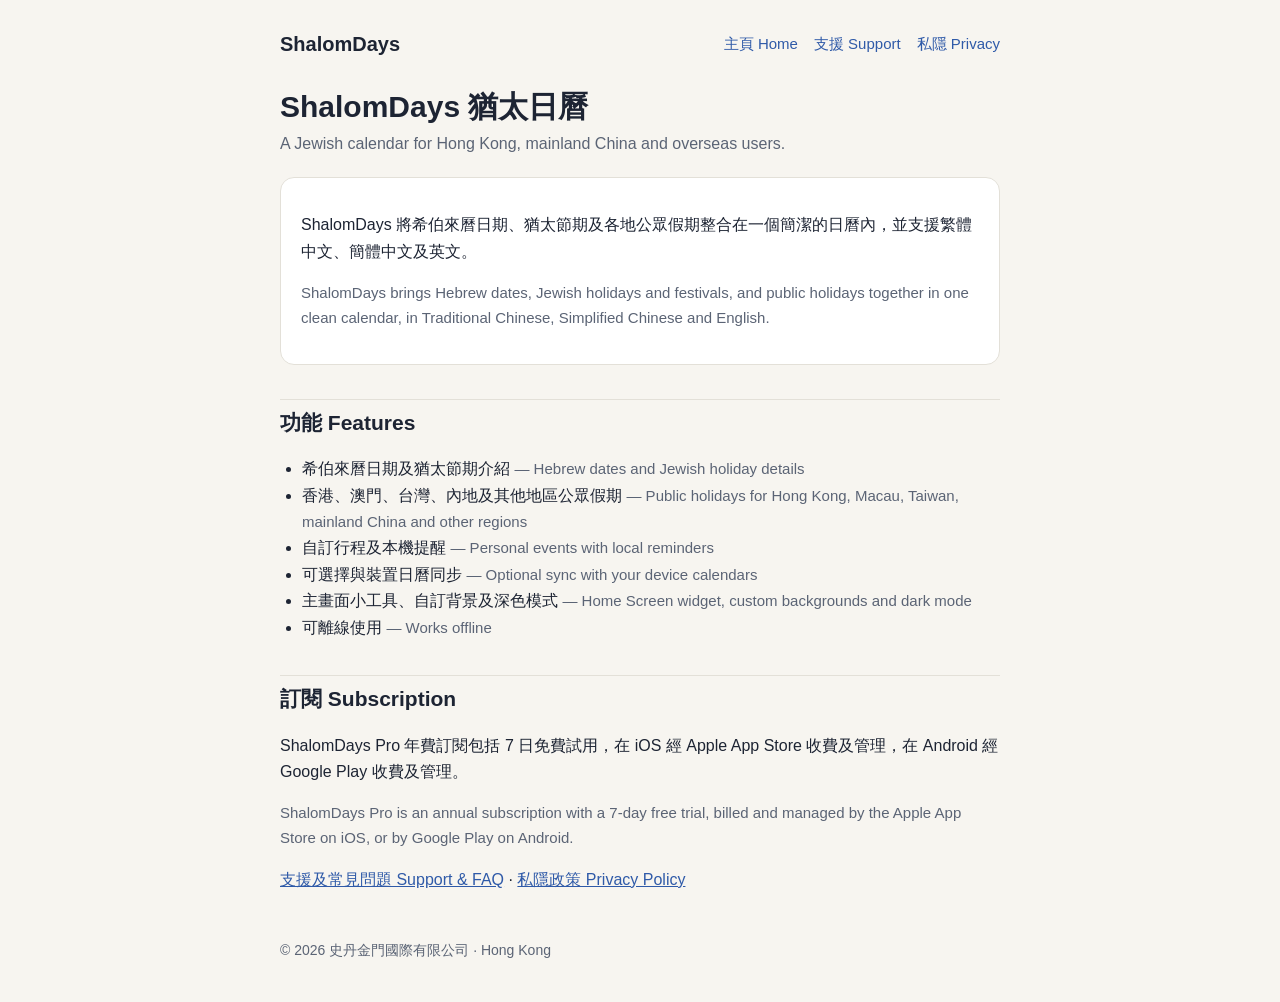
<file: index.html>
<!DOCTYPE html>
<html lang="zh-Hant-HK">
<head>
<meta charset="utf-8">
<meta name="viewport" content="width=device-width, initial-scale=1">
<title>ShalomDays 猶太日曆</title>
<meta name="description" content="ShalomDays — 猶太節期日曆 Jewish calendar app">
<link rel="stylesheet" href="style.css">
</head>
<body>
<header>
  <a class="brand" href="index.html">ShalomDays</a>
  <nav><a href="index.html">主頁 Home</a><a href="support.html">支援 Support</a><a href="privacy.html">私隱 Privacy</a></nav>
</header>
<main>
  <h1>ShalomDays 猶太日曆</h1>
  <p class="sub">A Jewish calendar for Hong Kong, mainland China and overseas users.</p>

  <div class="card">
    <p>ShalomDays 將希伯來曆日期、猶太節期及各地公眾假期整合在一個簡潔的日曆內，並支援繁體中文、簡體中文及英文。</p>
    <p class="en">ShalomDays brings Hebrew dates, Jewish holidays and festivals, and public holidays together in one clean calendar, in Traditional Chinese, Simplified Chinese and English.</p>
  </div>

  <h2>功能 Features</h2>
  <ul>
    <li>希伯來曆日期及猶太節期介紹 <span class="en">— Hebrew dates and Jewish holiday details</span></li>
    <li>香港、澳門、台灣、內地及其他地區公眾假期 <span class="en">— Public holidays for Hong Kong, Macau, Taiwan, mainland China and other regions</span></li>
    <li>自訂行程及本機提醒 <span class="en">— Personal events with local reminders</span></li>
    <li>可選擇與裝置日曆同步 <span class="en">— Optional sync with your device calendars</span></li>
    <li>主畫面小工具、自訂背景及深色模式 <span class="en">— Home Screen widget, custom backgrounds and dark mode</span></li>
    <li>可離線使用 <span class="en">— Works offline</span></li>
  </ul>

  <h2>訂閱 Subscription</h2>
  <p>ShalomDays Pro 年費訂閱包括 7 日免費試用，在 iOS 經 Apple App Store 收費及管理，在 Android 經 Google Play 收費及管理。</p>
  <p class="en">ShalomDays Pro is an annual subscription with a 7-day free trial, billed and managed by the Apple App Store on iOS, or by Google Play on Android.</p>

  <p><a href="support.html">支援及常見問題 Support &amp; FAQ</a> · <a href="privacy.html">私隱政策 Privacy Policy</a></p>
</main>
<footer>© 2026 史丹金門國際有限公司 · Hong Kong</footer>
</body>
</html>
</file>
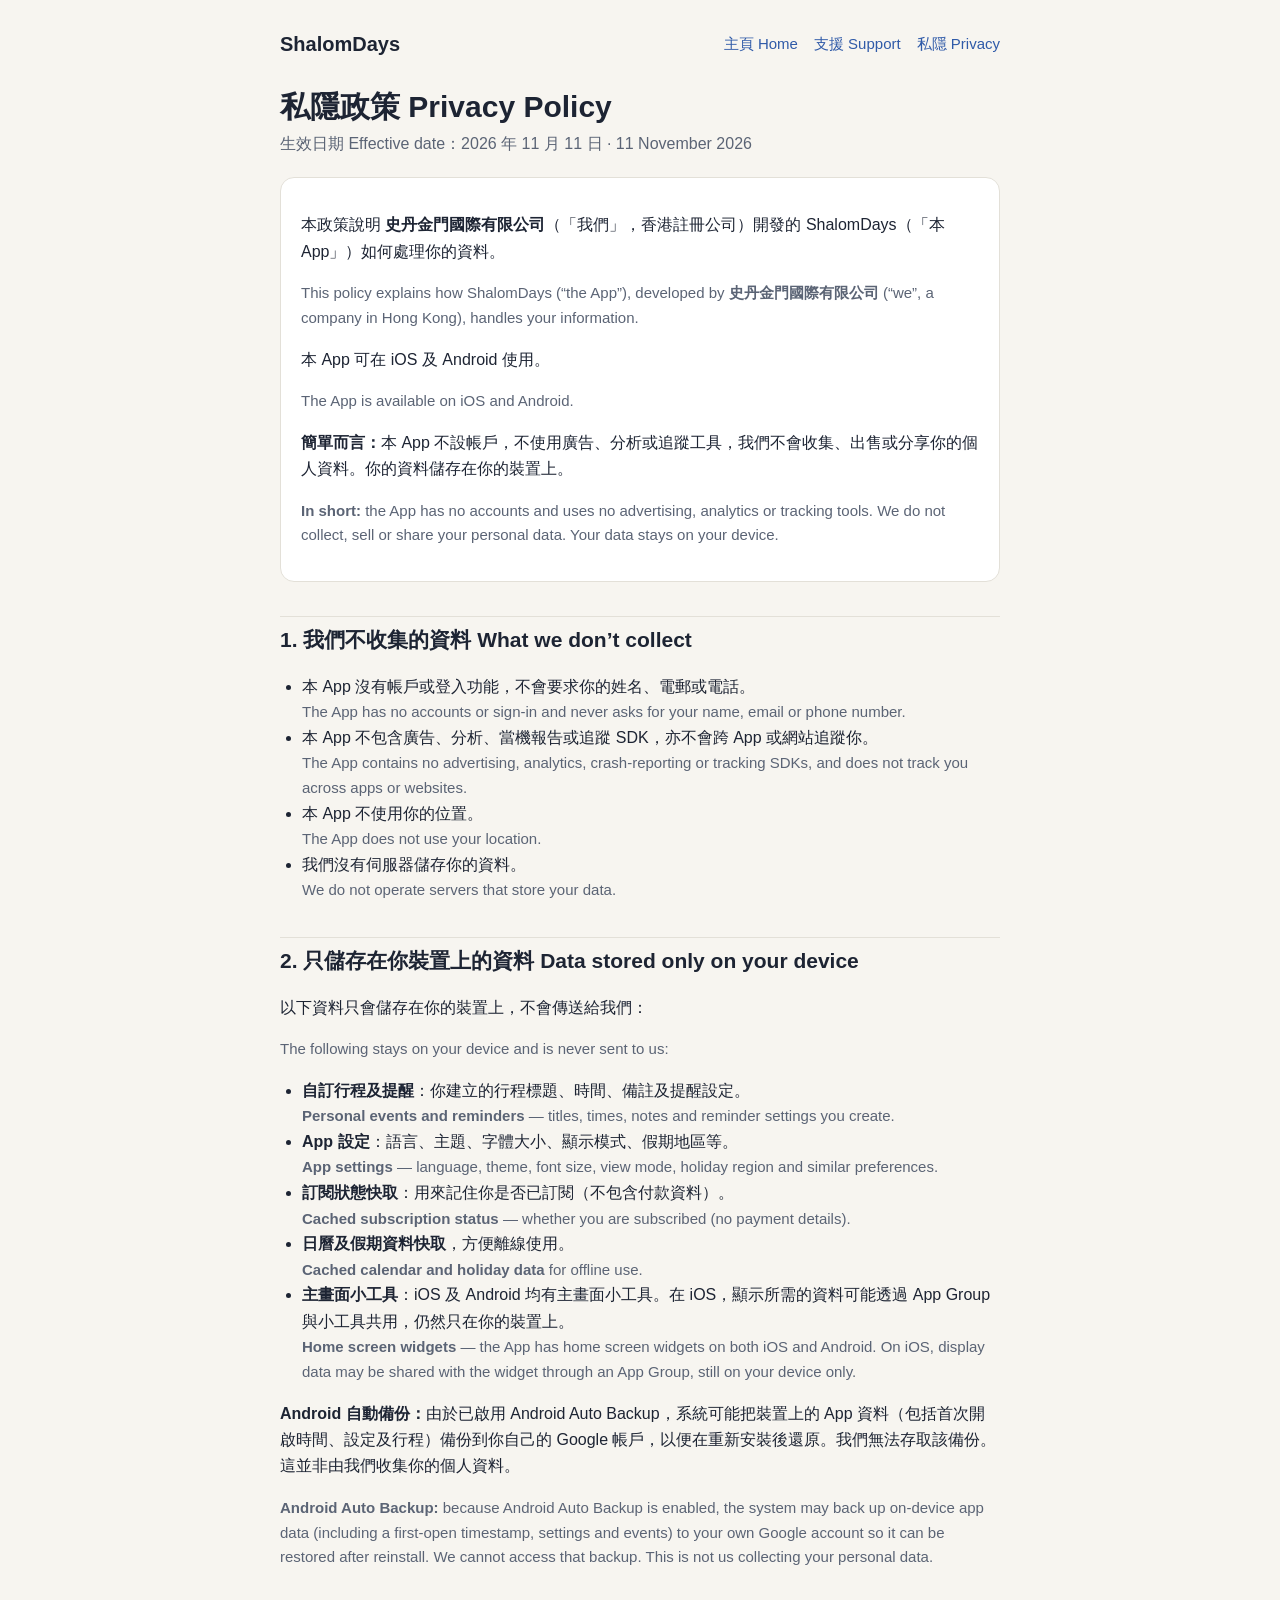
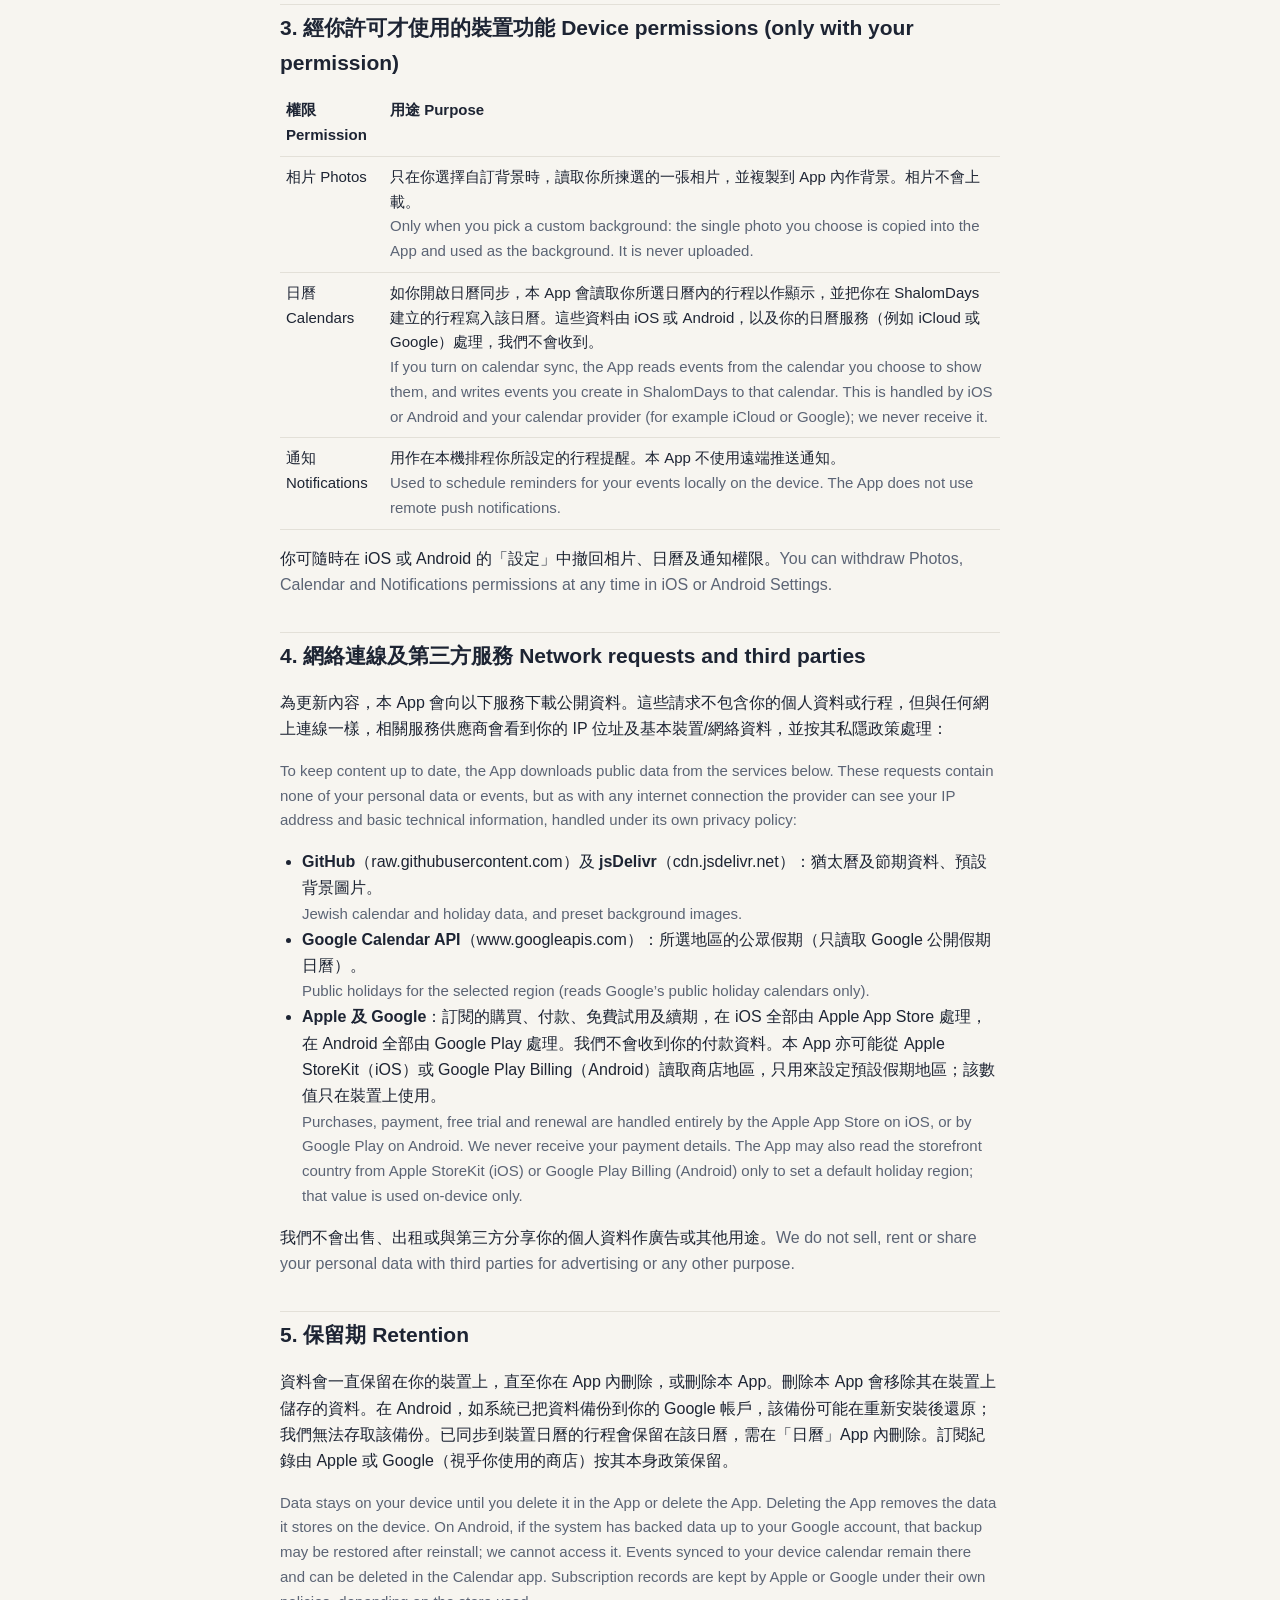
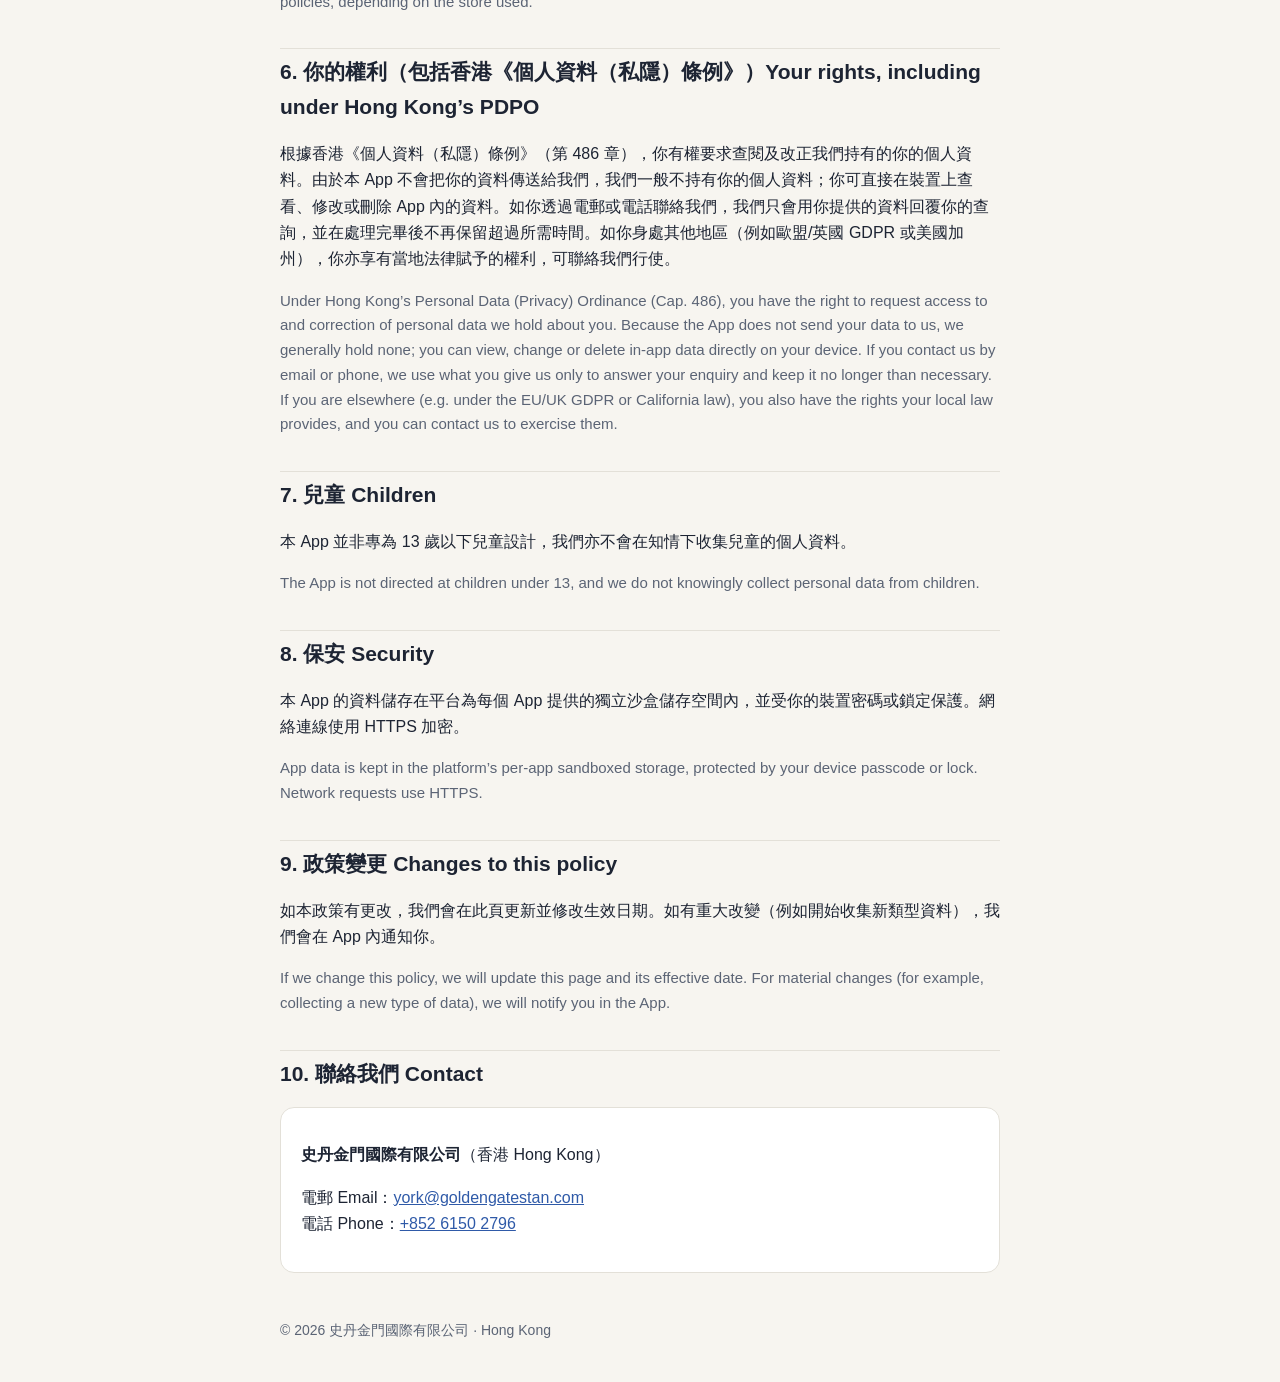
<file: privacy.html>
<!DOCTYPE html>
<html lang="zh-Hant-HK">
<head>
<meta charset="utf-8">
<meta name="viewport" content="width=device-width, initial-scale=1">
<title>私隱政策 Privacy Policy — ShalomDays</title>
<link rel="stylesheet" href="style.css">
</head>
<body>
<header>
  <a class="brand" href="index.html">ShalomDays</a>
  <nav><a href="index.html">主頁 Home</a><a href="support.html">支援 Support</a><a href="privacy.html">私隱 Privacy</a></nav>
</header>
<main>
  <h1>私隱政策 Privacy Policy</h1>
  <p class="sub">生效日期 Effective date：2026 年 11 月 11 日 · 11 November 2026</p>

  <div class="card">
    <p>本政策說明 <strong>史丹金門國際有限公司</strong>（「我們」，香港註冊公司）開發的 ShalomDays（「本 App」）如何處理你的資料。</p>
    <p class="en">This policy explains how ShalomDays (“the App”), developed by <strong>史丹金門國際有限公司</strong> (“we”, a company in Hong Kong), handles your information.</p>
    <p>本 App 可在 iOS 及 Android 使用。</p>
    <p class="en">The App is available on iOS and Android.</p>
    <p><strong>簡單而言：</strong>本 App 不設帳戶，不使用廣告、分析或追蹤工具，我們不會收集、出售或分享你的個人資料。你的資料儲存在你的裝置上。</p>
    <p class="en"><strong>In short:</strong> the App has no accounts and uses no advertising, analytics or tracking tools. We do not collect, sell or share your personal data. Your data stays on your device.</p>
  </div>

  <h2>1. 我們不收集的資料 What we don’t collect</h2>
  <ul>
    <li>本 App 沒有帳戶或登入功能，不會要求你的姓名、電郵或電話。<div class="en">The App has no accounts or sign-in and never asks for your name, email or phone number.</div></li>
    <li>本 App 不包含廣告、分析、當機報告或追蹤 SDK，亦不會跨 App 或網站追蹤你。<div class="en">The App contains no advertising, analytics, crash-reporting or tracking SDKs, and does not track you across apps or websites.</div></li>
    <li>本 App 不使用你的位置。<div class="en">The App does not use your location.</div></li>
    <li>我們沒有伺服器儲存你的資料。<div class="en">We do not operate servers that store your data.</div></li>
  </ul>

  <h2>2. 只儲存在你裝置上的資料 Data stored only on your device</h2>
  <p>以下資料只會儲存在你的裝置上，不會傳送給我們：</p>
  <p class="en">The following stays on your device and is never sent to us:</p>
  <ul>
    <li><strong>自訂行程及提醒</strong>：你建立的行程標題、時間、備註及提醒設定。<div class="en"><strong>Personal events and reminders</strong> — titles, times, notes and reminder settings you create.</div></li>
    <li><strong>App 設定</strong>：語言、主題、字體大小、顯示模式、假期地區等。<div class="en"><strong>App settings</strong> — language, theme, font size, view mode, holiday region and similar preferences.</div></li>
    <li><strong>訂閱狀態快取</strong>：用來記住你是否已訂閱（不包含付款資料）。<div class="en"><strong>Cached subscription status</strong> — whether you are subscribed (no payment details).</div></li>
    <li><strong>日曆及假期資料快取</strong>，方便離線使用。<div class="en"><strong>Cached calendar and holiday data</strong> for offline use.</div></li>
    <li><strong>主畫面小工具</strong>：iOS 及 Android 均有主畫面小工具。在 iOS，顯示所需的資料可能透過 App Group 與小工具共用，仍然只在你的裝置上。<div class="en"><strong>Home screen widgets</strong> — the App has home screen widgets on both iOS and Android. On iOS, display data may be shared with the widget through an App Group, still on your device only.</div></li>
  </ul>
  <p><strong>Android 自動備份：</strong>由於已啟用 Android Auto Backup，系統可能把裝置上的 App 資料（包括首次開啟時間、設定及行程）備份到你自己的 Google 帳戶，以便在重新安裝後還原。我們無法存取該備份。這並非由我們收集你的個人資料。</p>
  <p class="en"><strong>Android Auto Backup:</strong> because Android Auto Backup is enabled, the system may back up on-device app data (including a first-open timestamp, settings and events) to your own Google account so it can be restored after reinstall. We cannot access that backup. This is not us collecting your personal data.</p>

  <h2>3. 經你許可才使用的裝置功能 Device permissions (only with your permission)</h2>
  <table>
    <tr><th>權限 Permission</th><th>用途 Purpose</th></tr>
    <tr><td>相片 Photos</td><td>只在你選擇自訂背景時，讀取你所揀選的一張相片，並複製到 App 內作背景。相片不會上載。<div class="en">Only when you pick a custom background: the single photo you choose is copied into the App and used as the background. It is never uploaded.</div></td></tr>
    <tr><td>日曆 Calendars</td><td>如你開啟日曆同步，本 App 會讀取你所選日曆內的行程以作顯示，並把你在 ShalomDays 建立的行程寫入該日曆。這些資料由 iOS 或 Android，以及你的日曆服務（例如 iCloud 或 Google）處理，我們不會收到。<div class="en">If you turn on calendar sync, the App reads events from the calendar you choose to show them, and writes events you create in ShalomDays to that calendar. This is handled by iOS or Android and your calendar provider (for example iCloud or Google); we never receive it.</div></td></tr>
    <tr><td>通知 Notifications</td><td>用作在本機排程你所設定的行程提醒。本 App 不使用遠端推送通知。<div class="en">Used to schedule reminders for your events locally on the device. The App does not use remote push notifications.</div></td></tr>
  </table>
  <p>你可隨時在 iOS 或 Android 的「設定」中撤回相片、日曆及通知權限。<span class="en">You can withdraw Photos, Calendar and Notifications permissions at any time in iOS or Android Settings.</span></p>

  <h2>4. 網絡連線及第三方服務 Network requests and third parties</h2>
  <p>為更新內容，本 App 會向以下服務下載公開資料。這些請求不包含你的個人資料或行程，但與任何網上連線一樣，相關服務供應商會看到你的 IP 位址及基本裝置/網絡資料，並按其私隱政策處理：</p>
  <p class="en">To keep content up to date, the App downloads public data from the services below. These requests contain none of your personal data or events, but as with any internet connection the provider can see your IP address and basic technical information, handled under its own privacy policy:</p>
  <ul>
    <li><strong>GitHub</strong>（raw.githubusercontent.com）及 <strong>jsDelivr</strong>（cdn.jsdelivr.net）：猶太曆及節期資料、預設背景圖片。<div class="en">Jewish calendar and holiday data, and preset background images.</div></li>
    <li><strong>Google Calendar API</strong>（www.googleapis.com）：所選地區的公眾假期（只讀取 Google 公開假期日曆）。<div class="en">Public holidays for the selected region (reads Google’s public holiday calendars only).</div></li>
    <li><strong>Apple 及 Google</strong>：訂閱的購買、付款、免費試用及續期，在 iOS 全部由 Apple App Store 處理，在 Android 全部由 Google Play 處理。我們不會收到你的付款資料。本 App 亦可能從 Apple StoreKit（iOS）或 Google Play Billing（Android）讀取商店地區，只用來設定預設假期地區；該數值只在裝置上使用。<div class="en">Purchases, payment, free trial and renewal are handled entirely by the Apple App Store on iOS, or by Google Play on Android. We never receive your payment details. The App may also read the storefront country from Apple StoreKit (iOS) or Google Play Billing (Android) only to set a default holiday region; that value is used on-device only.</div></li>
  </ul>
  <p>我們不會出售、出租或與第三方分享你的個人資料作廣告或其他用途。<span class="en">We do not sell, rent or share your personal data with third parties for advertising or any other purpose.</span></p>

  <h2>5. 保留期 Retention</h2>
  <p>資料會一直保留在你的裝置上，直至你在 App 內刪除，或刪除本 App。刪除本 App 會移除其在裝置上儲存的資料。在 Android，如系統已把資料備份到你的 Google 帳戶，該備份可能在重新安裝後還原；我們無法存取該備份。已同步到裝置日曆的行程會保留在該日曆，需在「日曆」App 內刪除。訂閱紀錄由 Apple 或 Google（視乎你使用的商店）按其本身政策保留。</p>
  <p class="en">Data stays on your device until you delete it in the App or delete the App. Deleting the App removes the data it stores on the device. On Android, if the system has backed data up to your Google account, that backup may be restored after reinstall; we cannot access it. Events synced to your device calendar remain there and can be deleted in the Calendar app. Subscription records are kept by Apple or Google under their own policies, depending on the store used.</p>

  <h2>6. 你的權利（包括香港《個人資料（私隱）條例》）Your rights, including under Hong Kong’s PDPO</h2>
  <p>根據香港《個人資料（私隱）條例》（第 486 章），你有權要求查閱及改正我們持有的你的個人資料。由於本 App 不會把你的資料傳送給我們，我們一般不持有你的個人資料；你可直接在裝置上查看、修改或刪除 App 內的資料。如你透過電郵或電話聯絡我們，我們只會用你提供的資料回覆你的查詢，並在處理完畢後不再保留超過所需時間。如你身處其他地區（例如歐盟/英國 GDPR 或美國加州），你亦享有當地法律賦予的權利，可聯絡我們行使。</p>
  <p class="en">Under Hong Kong’s Personal Data (Privacy) Ordinance (Cap. 486), you have the right to request access to and correction of personal data we hold about you. Because the App does not send your data to us, we generally hold none; you can view, change or delete in-app data directly on your device. If you contact us by email or phone, we use what you give us only to answer your enquiry and keep it no longer than necessary. If you are elsewhere (e.g. under the EU/UK GDPR or California law), you also have the rights your local law provides, and you can contact us to exercise them.</p>

  <h2>7. 兒童 Children</h2>
  <p>本 App 並非專為 13 歲以下兒童設計，我們亦不會在知情下收集兒童的個人資料。</p>
  <p class="en">The App is not directed at children under 13, and we do not knowingly collect personal data from children.</p>

  <h2>8. 保安 Security</h2>
  <p>本 App 的資料儲存在平台為每個 App 提供的獨立沙盒儲存空間內，並受你的裝置密碼或鎖定保護。網絡連線使用 HTTPS 加密。</p>
  <p class="en">App data is kept in the platform’s per-app sandboxed storage, protected by your device passcode or lock. Network requests use HTTPS.</p>

  <h2>9. 政策變更 Changes to this policy</h2>
  <p>如本政策有更改，我們會在此頁更新並修改生效日期。如有重大改變（例如開始收集新類型資料），我們會在 App 內通知你。</p>
  <p class="en">If we change this policy, we will update this page and its effective date. For material changes (for example, collecting a new type of data), we will notify you in the App.</p>

  <h2>10. 聯絡我們 Contact</h2>
  <div class="card">
    <p><strong>史丹金門國際有限公司</strong>（香港 Hong Kong）</p>
    <p>電郵 Email：<a href="mailto:york@goldengatestan.com">york@goldengatestan.com</a><br>
       電話 Phone：<a href="tel:+85261502796">+852 6150 2796</a></p>
  </div>
</main>
<footer>© 2026 史丹金門國際有限公司 · Hong Kong</footer>
</body>
</html>
</file>
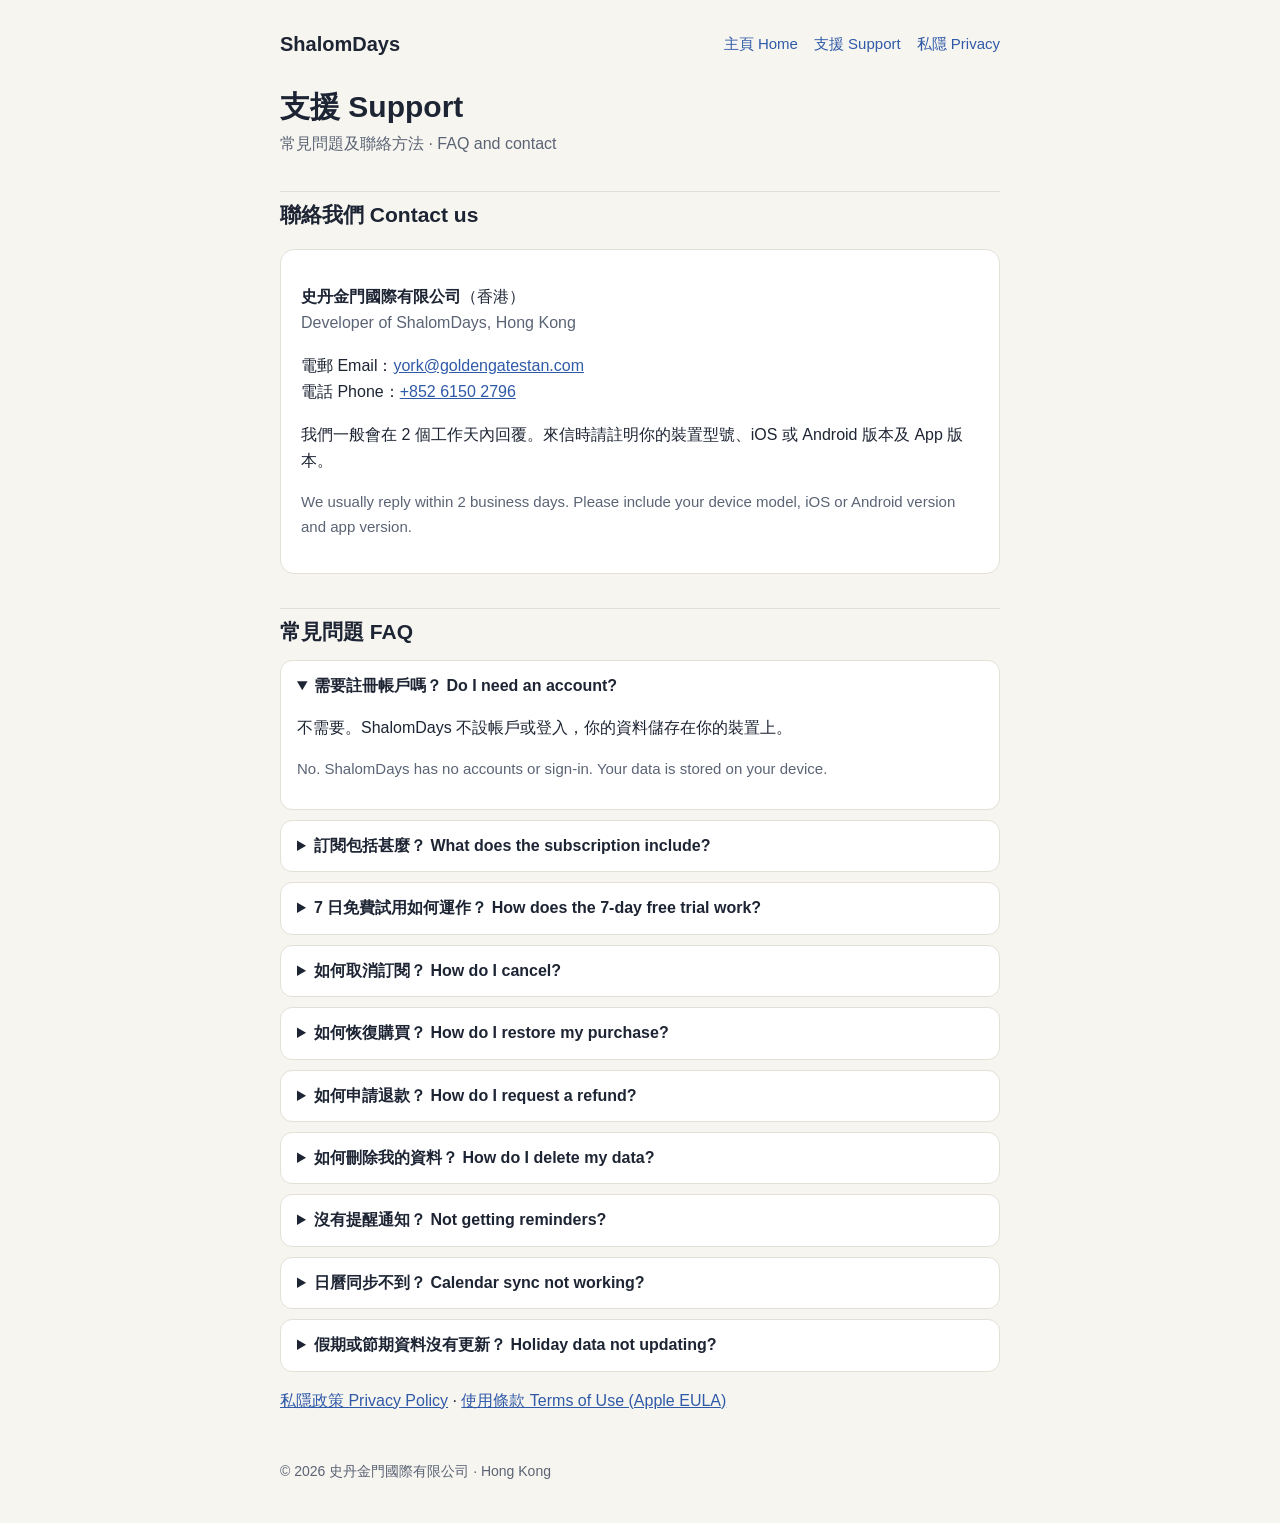
<file: support.html>
<!DOCTYPE html>
<html lang="zh-Hant-HK">
<head>
<meta charset="utf-8">
<meta name="viewport" content="width=device-width, initial-scale=1">
<title>支援 Support — ShalomDays</title>
<link rel="stylesheet" href="style.css">
</head>
<body>
<header>
  <a class="brand" href="index.html">ShalomDays</a>
  <nav><a href="index.html">主頁 Home</a><a href="support.html">支援 Support</a><a href="privacy.html">私隱 Privacy</a></nav>
</header>
<main>
  <h1>支援 Support</h1>
  <p class="sub">常見問題及聯絡方法 · FAQ and contact</p>

  <h2>聯絡我們 Contact us</h2>
  <div class="card">
    <p><strong>史丹金門國際有限公司</strong>（香港）<br><span class="en">Developer of ShalomDays, Hong Kong</span></p>
    <p>電郵 Email：<a href="mailto:york@goldengatestan.com">york@goldengatestan.com</a><br>
       電話 Phone：<a href="tel:+85261502796">+852 6150 2796</a></p>
    <p>我們一般會在 2 個工作天內回覆。來信時請註明你的裝置型號、iOS 或 Android 版本及 App 版本。</p>
    <p class="en">We usually reply within 2 business days. Please include your device model, iOS or Android version and app version.</p>
  </div>

  <h2>常見問題 FAQ</h2>

  <details open>
    <summary>需要註冊帳戶嗎？ Do I need an account?</summary>
    <p>不需要。ShalomDays 不設帳戶或登入，你的資料儲存在你的裝置上。</p>
    <p class="en">No. ShalomDays has no accounts or sign-in. Your data is stored on your device.</p>
  </details>

  <details>
    <summary>訂閱包括甚麼？ What does the subscription include?</summary>
    <p>ShalomDays Pro 是自動續期的年費訂閱，可使用 App 全部功能。價格以 App 內，以及 Apple App Store 或 Google Play 顯示的當地價格為準。</p>
    <p class="en">ShalomDays Pro is an auto-renewing annual subscription that unlocks the full app. The price is shown in your local currency in the app and on the Apple App Store or Google Play.</p>
  </details>

  <details>
    <summary>7 日免費試用如何運作？ How does the 7-day free trial work?</summary>
    <p>首次合資格的訂閱者可享 7 日商店免費試用，試用期間可使用全部功能。是否合資格由 Apple 或 Google 決定。在 iOS，如你不在試用期結束前最少 24 小時取消，Apple 會自動按年費收費，之後每年自動續期。在 Android，如你不在試用期結束前取消，Google Play 會按年費收費，之後每年自動續期。</p>
    <p class="en">First-time eligible subscribers get a 7-day store trial, with full access during the trial. Eligibility is determined by Apple or Google. On iOS, unless you cancel at least 24 hours before the trial ends, Apple charges the annual price and the subscription renews every year. On Android, unless you cancel before the trial ends, Google Play charges the annual price and the subscription renews every year.</p>
  </details>

  <details>
    <summary>如何取消訂閱？ How do I cancel?</summary>
    <p>在 iPhone 或 iPad：<strong>設定 &gt; [你的名字]（Apple ID）&gt; 訂閱項目 &gt; ShalomDays &gt; 取消訂閱</strong>。取消後，你仍可使用至當期完結。刪除 App 並不會取消訂閱。</p>
    <p class="en">On iPhone or iPad: <strong>Settings &gt; [your name] (Apple ID) &gt; Subscriptions &gt; ShalomDays &gt; Cancel Subscription</strong>. You keep access until the end of the current period. Deleting the app does not cancel your subscription.</p>
    <p>你亦可以在此管理訂閱 · You can also manage it here: <a href="https://apps.apple.com/account/subscriptions">apps.apple.com/account/subscriptions</a></p>
    <p>在 Android：請在 Google Play 的「付款與訂閱」管理或取消（<strong>Google Play 商店 &gt; 個人資料圖示 &gt; 付款與訂閱 &gt; 訂閱 &gt; ShalomDays &gt; 取消訂閱</strong>）。刪除 App 並不會取消訂閱。</p>
    <p class="en">On Android: manage or cancel in Google Play under Payments and subscriptions (<strong>Google Play Store &gt; profile icon &gt; Payments &amp; subscriptions &gt; Subscriptions &gt; ShalomDays &gt; Cancel subscription</strong>). Deleting the app does not cancel the subscription.</p>
    <p>你亦可以在此管理 · You can also manage it here: <a href="https://play.google.com/store/account/subscriptions">play.google.com/store/account/subscriptions</a></p>
  </details>

  <details>
    <summary>如何恢復購買？ How do I restore my purchase?</summary>
    <p>在 iOS：如你更換裝置或重新安裝 App，請以購買時的同一個 Apple ID 登入 App Store，然後在 App 的訂閱頁面按「恢復購買」。</p>
    <p class="en">On iOS: if you change devices or reinstall, sign in to the App Store with the same Apple ID you used to subscribe, then tap “Restore Purchases” on the subscription screen.</p>
    <p>在 Android：請使用訂閱時的同一個 Google 帳戶恢復購買。</p>
    <p class="en">On Android: restore with the same Google account you used to subscribe.</p>
  </details>

  <details>
    <summary>如何申請退款？ How do I request a refund?</summary>
    <p>在 iOS，所有付款由 Apple 處理，我們無法直接退款。請到 <a href="https://reportaproblem.apple.com">reportaproblem.apple.com</a> 以你的 Apple ID 登入並申請退款。</p>
    <p class="en">On iOS, all payments are processed by Apple, so we can’t issue refunds ourselves. Go to <a href="https://reportaproblem.apple.com">reportaproblem.apple.com</a>, sign in with your Apple ID and request a refund.</p>
    <p>在 Android，退款由 Google 處理，並非由開發者處理。請使用 Google Play 的退款或「要求退款」流程：<a href="https://support.google.com/googleplay/answer/15574897">support.google.com/googleplay/answer/15574897</a>。</p>
    <p class="en">On Android, refunds are handled by Google, not the developer. Use Google Play’s refund or “request a refund” flow: <a href="https://support.google.com/googleplay/answer/15574897">support.google.com/googleplay/answer/15574897</a>.</p>
  </details>

  <details>
    <summary>如何刪除我的資料？ How do I delete my data?</summary>
    <p>ShalomDays 沒有帳戶，我們亦沒有伺服器儲存你的資料。刪除 App 即會刪除 App 在裝置上的資料（行程、設定、自訂背景）。已同步到裝置日曆的行程會保留在裝置日曆內，可在「日曆」App 中刪除。</p>
    <p class="en">ShalomDays has no accounts, and we don’t store your data on any server. Deleting the app removes the data it stores on the device (events, settings, custom background). Events you synced to your device calendar stay there; you can delete them in the Calendar app.</p>
    <p>在 Android，由於已啟用自動備份，系統可能把裝置上的 App 資料（包括首次開啟時間、設定及行程）備份到你自己的 Google 帳戶，以便重新安裝後還原。我們無法存取該備份，這並非由我們收集你的個人資料。</p>
    <p class="en">On Android, because Auto Backup is enabled, the system may back up on-device app data (including a first-open timestamp, settings and events) to your own Google account so it can be restored after reinstall. We cannot access that backup. This is not us collecting your personal data.</p>
  </details>

  <details>
    <summary>沒有提醒通知？ Not getting reminders?</summary>
    <p>在 iOS，請到 <strong>設定 &gt; 通知 &gt; ShalomDays</strong> 確認已允許通知。在 Android，請到 <strong>設定 &gt; 應用程式 &gt; ShalomDays &gt; 通知</strong> 確認已允許通知。</p>
    <p class="en">On iOS, check <strong>Settings &gt; Notifications &gt; ShalomDays</strong> and make sure notifications are allowed. On Android, check <strong>Settings &gt; Apps &gt; ShalomDays &gt; Notifications</strong> and make sure notifications are allowed.</p>
  </details>

  <details>
    <summary>日曆同步不到？ Calendar sync not working?</summary>
    <p>在 iOS，請到 <strong>設定 &gt; 私隱與保安 &gt; 日曆 &gt; ShalomDays</strong>，選擇「完整取用權」。在 Android，請到 <strong>設定 &gt; 應用程式 &gt; ShalomDays &gt; 權限</strong>，允許日曆。</p>
    <p class="en">On iOS, go to <strong>Settings &gt; Privacy &amp; Security &gt; Calendars &gt; ShalomDays</strong> and choose “Full Access”. On Android, go to <strong>Settings &gt; Apps &gt; ShalomDays &gt; Permissions</strong> and allow Calendar.</p>
  </details>

  <details>
    <summary>假期或節期資料沒有更新？ Holiday data not updating?</summary>
    <p>App 可離線使用內置資料，連線時會在背景更新。在中國內地如未能更新，請稍後再試。</p>
    <p class="en">The app works offline with built-in data and updates in the background when you’re online. If updates fail in mainland China, please try again later.</p>
  </details>

  <p><a href="privacy.html">私隱政策 Privacy Policy</a> · <a href="https://www.apple.com/legal/internet-services/itunes/dev/stdeula/">使用條款 Terms of Use (Apple EULA)</a></p>
</main>
<footer>© 2026 史丹金門國際有限公司 · Hong Kong</footer>
</body>
</html>
</file>
<file: style.css>
:root{--bg:#f7f5f0;--card:#fff;--text:#1d2433;--muted:#5b6475;--accent:#2f5aa8;--line:#e3e0d8}
@media (prefers-color-scheme:dark){:root{--bg:#14171d;--card:#1d222b;--text:#eceff4;--muted:#a3abb9;--accent:#7fa6ee;--line:#2c323d}}
*{box-sizing:border-box}
body{margin:0;background:var(--bg);color:var(--text);font:16px/1.65 -apple-system,BlinkMacSystemFont,"Segoe UI","PingFang HK","Noto Sans HK","Microsoft JhengHei",sans-serif;-webkit-text-size-adjust:100%}
header,main,footer{max-width:760px;margin:0 auto;padding:0 20px}
header{padding-top:28px;display:flex;flex-wrap:wrap;align-items:center;justify-content:space-between;gap:12px}
.brand{font-weight:700;font-size:20px;color:var(--text);text-decoration:none}
nav a{color:var(--accent);text-decoration:none;margin-left:16px;font-size:15px}
nav a:first-child{margin-left:0}
h1{font-size:30px;line-height:1.2;margin:28px 0 6px}
h2{font-size:21px;margin:34px 0 10px;padding-top:6px;border-top:1px solid var(--line)}
h3{font-size:17px;margin:20px 0 4px}
.sub{color:var(--muted);margin:0 0 20px}
.card{background:var(--card);border:1px solid var(--line);border-radius:14px;padding:18px 20px;margin:16px 0}
.en{color:var(--muted)}
p.en,li .en,div.en{font-size:15px}
a{color:var(--accent)}
ul{padding-left:22px}
table{width:100%;border-collapse:collapse;font-size:15px}
th,td{text-align:left;vertical-align:top;padding:8px 6px;border-bottom:1px solid var(--line)}
.lang-switch{font-size:14px;color:var(--muted)}
footer{color:var(--muted);font-size:14px;padding-top:30px;padding-bottom:40px}
details{background:var(--card);border:1px solid var(--line);border-radius:12px;padding:12px 16px;margin:10px 0}
summary{cursor:pointer;font-weight:600}
</file>
